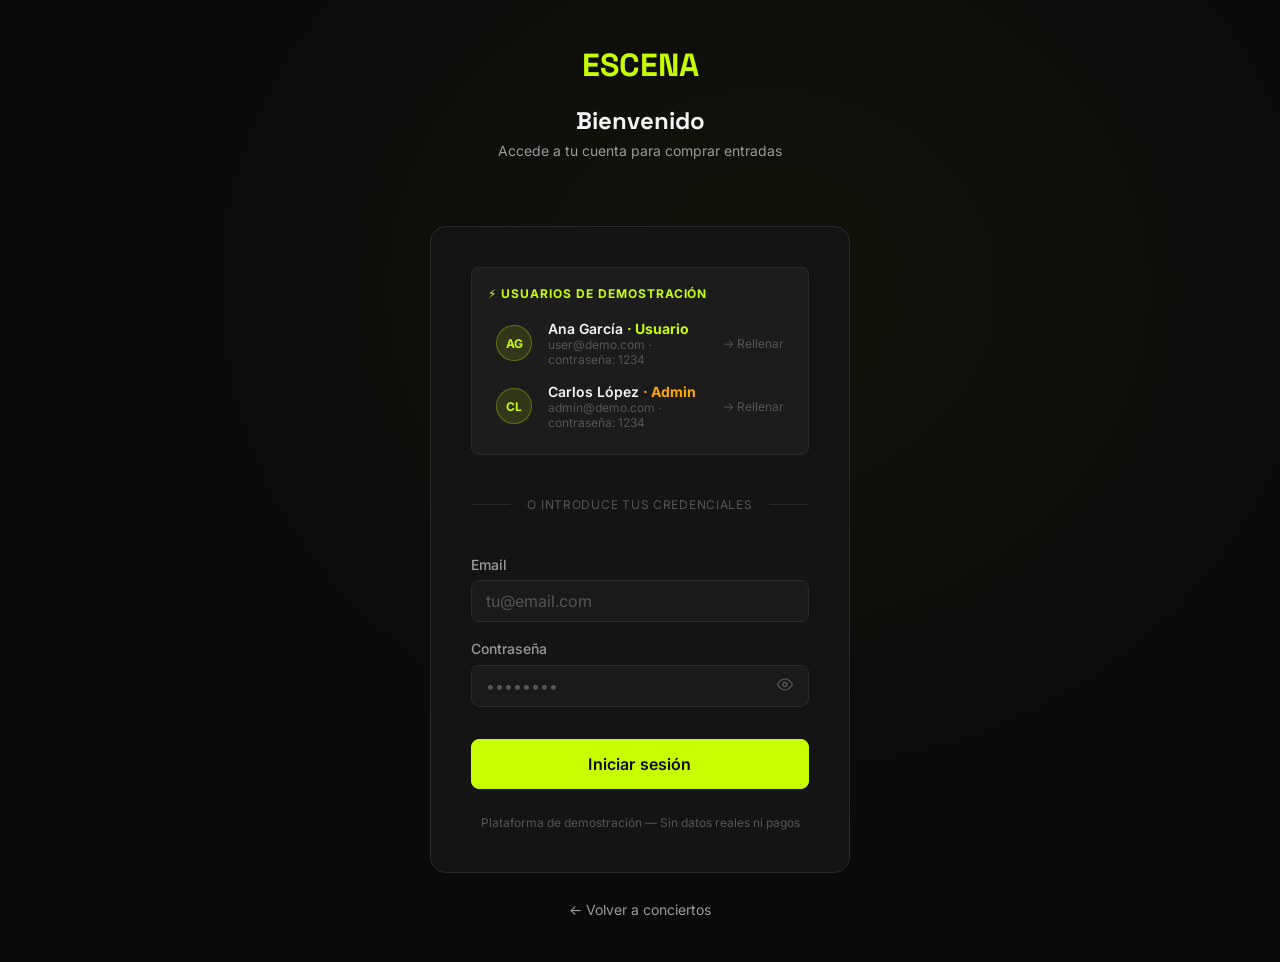
<file: checkout.html>
<!DOCTYPE html>
<html lang="es">
<head>
  <meta charset="UTF-8">
  <meta name="viewport" content="width=device-width, initial-scale=1.0">
  <title>Checkout — ESCENA</title>
  <link rel="stylesheet" href="css/base.css">
  <link rel="stylesheet" href="css/components.css">
  <style>
    .checkout-layout {
      display: grid;
      grid-template-columns: 1fr 380px;
      gap: var(--space-2xl);
      align-items: start;
    }

    @media (max-width: 900px) {
      .checkout-layout { grid-template-columns: 1fr; }
      .checkout-summary { order: -1; }
    }

    /* Steps indicator */
    .steps {
      display: flex;
      align-items: center;
      gap: 0;
      margin-bottom: var(--space-2xl);
    }

    .step {
      display: flex;
      align-items: center;
      gap: var(--space-sm);
      font-size: var(--text-sm);
      color: var(--text-muted);
    }

    .step.active { color: var(--text-primary); }
    .step.done   { color: var(--success); }

    .step__num {
      width: 28px;
      height: 28px;
      border-radius: 50%;
      border: 2px solid var(--border);
      display: flex;
      align-items: center;
      justify-content: center;
      font-size: var(--text-xs);
      font-weight: 700;
      flex-shrink: 0;
      transition: all var(--transition);
    }

    .step.active .step__num { border-color: var(--accent); color: var(--accent); }
    .step.done   .step__num { border-color: var(--success); background: rgba(0,214,123,0.12); color: var(--success); }

    .step__connector {
      flex: 1;
      height: 1px;
      background: var(--border);
      margin: 0 var(--space-sm);
    }

    /* Order summary */
    .order-summary {
      background: var(--bg-card);
      border: 1px solid var(--border);
      border-radius: var(--radius-xl);
      overflow: hidden;
      position: sticky;
      top: calc(var(--navbar-height) + var(--space-lg));
    }

    .order-summary__header {
      padding: var(--space-md) var(--space-lg);
      border-bottom: 1px solid var(--border);
      font-size: var(--text-sm);
      font-weight: 700;
      color: var(--text-secondary);
      text-transform: uppercase;
      letter-spacing: 0.06em;
    }

    .order-summary__event {
      padding: var(--space-lg);
      display: flex;
      gap: var(--space-md);
      align-items: flex-start;
      border-bottom: 1px solid var(--border);
    }

    .order-summary__event img {
      width: 80px;
      height: 56px;
      object-fit: cover;
      border-radius: var(--radius-sm);
      flex-shrink: 0;
    }

    .order-summary__event-title { font-weight: 700; font-size: var(--text-base); margin-bottom: 2px; }
    .order-summary__event-meta  { font-size: var(--text-xs); color: var(--text-muted); }

    .order-summary__items {
      padding: var(--space-md) var(--space-lg);
      border-bottom: 1px solid var(--border);
    }

    .order-summary__item {
      display: flex;
      justify-content: space-between;
      align-items: center;
      padding: var(--space-xs) 0;
      font-size: var(--text-sm);
    }

    .order-summary__item-name  { color: var(--text-secondary); }
    .order-summary__item-price { font-weight: 600; }

    .order-summary__total {
      padding: var(--space-lg);
      display: flex;
      justify-content: space-between;
      align-items: center;
    }

    .order-summary__total-label { font-size: var(--text-sm); color: var(--text-secondary); }
    .order-summary__total-value {
      font-family: var(--font-display);
      font-size: var(--text-2xl);
      font-weight: 700;
      color: var(--accent);
    }

    /* Payment section */
    .payment-section {
      background: var(--bg-card);
      border: 1px solid var(--border);
      border-radius: var(--radius-xl);
      padding: var(--space-xl);
      margin-bottom: var(--space-xl);
    }

    .payment-methods {
      display: grid;
      grid-template-columns: 1fr 1fr;
      gap: var(--space-md);
      margin-bottom: var(--space-xl);
    }

    .payment-method {
      border: 2px solid var(--border);
      border-radius: var(--radius-lg);
      padding: var(--space-md);
      cursor: pointer;
      transition: all var(--transition);
      display: flex;
      align-items: center;
      gap: var(--space-md);
      background: none;
      text-align: left;
    }

    .payment-method:hover { border-color: var(--border-hover); background: var(--bg-surface); }
    .payment-method.selected { border-color: var(--accent); background: var(--accent-dim); }

    .payment-method__icon {
      font-size: 1.5rem;
      flex-shrink: 0;
    }

    .payment-method__name {
      font-weight: 600;
      font-size: var(--text-sm);
      color: var(--text-primary);
    }

    .payment-method__sub {
      font-size: var(--text-xs);
      color: var(--text-muted);
      margin-top: 2px;
    }

    @media (max-width: 480px) {
      .payment-methods { grid-template-columns: 1fr; }
    }

    .card-fields {
      display: none;
    }

    .card-fields.show { display: block; }

    .card-number {
      font-family: 'Courier New', monospace;
      letter-spacing: 0.1em;
    }

    /* Secure badge */
    .secure-badge {
      display: flex;
      align-items: center;
      gap: var(--space-sm);
      font-size: var(--text-xs);
      color: var(--text-muted);
      margin-top: var(--space-sm);
    }

    .secure-badge svg { color: var(--success); }

    /* Confirm button area */
    .confirm-area {
      background: var(--bg-card);
      border: 1px solid var(--border);
      border-radius: var(--radius-xl);
      padding: var(--space-xl);
    }
  </style>
</head>
<body>
  <header class="navbar"></header>

  <main class="page-content">
    <div class="container">
      <nav class="breadcrumb" style="margin-bottom:var(--space-lg)">
        <a href="index.html">Inicio</a>
        <span class="breadcrumb__sep">/</span>
        <a href="#" id="eventBreadcrumb">Evento</a>
        <span class="breadcrumb__sep">/</span>
        <span class="breadcrumb__current">Checkout</span>
      </nav>

      <!-- Steps -->
      <div class="steps" style="margin-bottom:var(--space-2xl)">
        <div class="step done" id="step1">
          <div class="step__num">✓</div>
          <span>Evento</span>
        </div>
        <div class="step__connector"></div>
        <div class="step active" id="step2">
          <div class="step__num">2</div>
          <span>Datos</span>
        </div>
        <div class="step__connector"></div>
        <div class="step" id="step3">
          <div class="step__num">3</div>
          <span>Pago</span>
        </div>
        <div class="step__connector"></div>
        <div class="step" id="step4">
          <div class="step__num">4</div>
          <span>Confirmación</span>
        </div>
      </div>

      <div class="checkout-layout">

        <!-- ─── LEFT: Form ───────────────────────────────── -->
        <div>

          <!-- Personal data -->
          <div class="payment-section" id="dataSection">
            <h2 style="font-size:var(--text-xl);margin-bottom:var(--space-lg)">Datos del asistente</h2>
            <div class="form-grid">
              <div class="form-group">
                <label class="form-label">Nombre</label>
                <input class="form-input" id="firstName" type="text" placeholder="Ana" required>
              </div>
              <div class="form-group">
                <label class="form-label">Apellidos</label>
                <input class="form-input" id="lastName" type="text" placeholder="García" required>
              </div>
            </div>
            <div class="form-group">
              <label class="form-label">Email</label>
              <input class="form-input" id="email" type="email" placeholder="tu@email.com" required>
              <span class="form-hint">Las entradas se enviarán a este email</span>
            </div>
            <div class="form-group">
              <label class="form-label">Teléfono (opcional)</label>
              <input class="form-input" id="phone" type="tel" placeholder="+34 600 000 000">
            </div>
          </div>

          <!-- Payment method -->
          <div class="payment-section" id="paymentSection">
            <h2 style="font-size:var(--text-xl);margin-bottom:var(--space-lg)">Método de pago</h2>

            <div class="payment-methods">
              <button class="payment-method selected" data-method="card" onclick="selectMethod('card',this)">
                <span class="payment-method__icon">💳</span>
                <div>
                  <div class="payment-method__name">Tarjeta</div>
                  <div class="payment-method__sub">Visa · Mastercard · Amex</div>
                </div>
              </button>
              <button class="payment-method" data-method="bizum" onclick="selectMethod('bizum',this)">
                <span class="payment-method__icon">📱</span>
                <div>
                  <div class="payment-method__name">Bizum</div>
                  <div class="payment-method__sub">Con tu móvil</div>
                </div>
              </button>
            </div>

            <!-- Card fields -->
            <div class="card-fields show" id="cardFields">
              <div class="form-group">
                <label class="form-label">Número de tarjeta</label>
                <input class="form-input card-number" id="cardNum" type="text" placeholder="4242 4242 4242 4242" maxlength="19">
              </div>
              <div class="form-grid">
                <div class="form-group">
                  <label class="form-label">Caducidad</label>
                  <input class="form-input" id="cardExp" type="text" placeholder="MM / AA" maxlength="7">
                </div>
                <div class="form-group">
                  <label class="form-label">CVV</label>
                  <input class="form-input" id="cardCvv" type="text" placeholder="123" maxlength="3">
                </div>
              </div>
              <p style="font-size:var(--text-xs);color:var(--text-muted);margin-top:var(--space-xs)">
                ⚠️ Demo: Introduce cualquier número. No se procesará ningún pago real.
              </p>
            </div>

            <!-- Bizum field -->
            <div class="card-fields" id="bizumFields">
              <div class="form-group">
                <label class="form-label">Número de teléfono Bizum</label>
                <input class="form-input" id="bizumPhone" type="tel" placeholder="+34 600 000 000">
                <span class="form-hint">Demo: introduce cualquier número</span>
              </div>
            </div>

            <div class="secure-badge">
              <svg width="14" height="14" viewBox="0 0 24 24" fill="none" stroke="currentColor" stroke-width="2"><rect x="3" y="11" width="18" height="11" rx="2" ry="2"/><path d="M7 11V7a5 5 0 0110 0v4"/></svg>
              Pago simulado — Esta es una demo. Ningún dato es real ni se cobra nada.
            </div>
          </div>

          <!-- Confirm -->
          <div class="confirm-area">
            <button class="btn btn--primary btn--full btn--lg" id="confirmBtn" onclick="handleConfirm()">
              Confirmar y pagar · <span id="confirmTotal">0€</span>
            </button>
            <p style="font-size:var(--text-xs);color:var(--text-muted);text-align:center;margin-top:var(--space-sm)">
              Al confirmar aceptas los términos y la política de devolución (demo).
            </p>
          </div>

        </div>

        <!-- ─── RIGHT: Order summary ─────────────────────── -->
        <aside class="checkout-summary">
          <div class="order-summary">
            <div class="order-summary__header">Resumen del pedido</div>
            <div class="order-summary__event" id="summaryEvent"></div>
            <div class="order-summary__items" id="summaryItems"></div>
            <div class="order-summary__total">
              <span class="order-summary__total-label">Total</span>
              <span class="order-summary__total-value" id="summaryTotal">0€</span>
            </div>
          </div>
        </aside>

      </div>
    </div>
  </main>

  <footer class="footer"></footer>

  <script src="js/store.js"></script>
  <script src="js/auth.js"></script>
  <script src="js/data.js"></script>
  <script src="js/ui.js"></script>
  <script>
    let currentEvent = null;
    let cartItems    = [];
    let selectedMethod = 'card';

    (async () => {
      UI.renderNavbar({ base: '.' });
      UI.renderFooter({ base: '.' });

      // Require login
      if (!Auth.requireLogin()) return;

      await Data.loadAll();

      const eventId = Data.getURLParam('event');
      if (eventId) currentEvent = Data.getEvent(eventId);

      cartItems = Store.cart.get();
      if (!cartItems.length) { window.location.href = 'index.html'; return; }

      // Pre-fill user data
      const user = Store.user.get();
      if (user) {
        const parts = user.name.split(' ');
        document.getElementById('firstName').value = parts[0] || '';
        document.getElementById('lastName').value  = parts.slice(1).join(' ') || '';
        document.getElementById('email').value     = user.email || '';
      }

      renderSummary();
    })();

    function renderSummary() {
      if (currentEvent) {
        const venue = Data.getVenue(currentEvent.venue_id);
        const dt    = Data.formatDateShort(currentEvent.date);
        document.getElementById('summaryEvent').innerHTML = `
          <img src="${currentEvent.cover_image}" alt="${currentEvent.title}" loading="lazy">
          <div>
            <div class="order-summary__event-title">${currentEvent.title}</div>
            <div class="order-summary__event-meta">${dt.day} ${dt.month} ${dt.year}</div>
            <div class="order-summary__event-meta">${venue?.name || ''} · ${venue?.city || ''}</div>
          </div>`;

        document.getElementById('eventBreadcrumb').textContent = currentEvent.title;
        document.getElementById('eventBreadcrumb').href = `event.html?id=${currentEvent.id}`;
      }

      const items = cartItems;
      document.getElementById('summaryItems').innerHTML = items.map(item => `
        <div class="order-summary__item">
          <span class="order-summary__item-name">${item.ticket_type_name} × ${item.quantity}</span>
          <span class="order-summary__item-price">${Data.formatPrice(item.price * item.quantity)}</span>
        </div>`).join('');

      const total = Store.cart.total();
      document.getElementById('summaryTotal').textContent = Data.formatPrice(total);
      document.getElementById('confirmTotal').textContent = Data.formatPrice(total);
    }

    function selectMethod(method, btn) {
      selectedMethod = method;
      document.querySelectorAll('.payment-method').forEach(b => b.classList.remove('selected'));
      btn.classList.add('selected');
      document.getElementById('cardFields').classList.toggle('show',  method === 'card');
      document.getElementById('bizumFields').classList.toggle('show', method === 'bizum');
    }

    function handleConfirm() {
      // Basic validation
      const firstName = document.getElementById('firstName').value.trim();
      const lastName  = document.getElementById('lastName').value.trim();
      const email     = document.getElementById('email').value.trim();

      if (!firstName || !lastName || !email) {
        UI.toast('Completa todos los campos obligatorios', 'error');
        return;
      }

      const btn = document.getElementById('confirmBtn');
      btn.disabled = true;
      btn.textContent = 'Procesando pago...';

      // Simulate payment processing
      setTimeout(() => {
        btn.textContent = 'Confirmando reserva...';
        setTimeout(() => {
          // Create order
          const orderId = Data.generateOrderId();
          const user    = Store.user.get();

          const order = {
            id:          orderId,
            event_id:    currentEvent?.id,
            event_title: currentEvent?.title,
            event_date:  currentEvent?.date,
            buyer_name:  `${firstName} ${lastName}`,
            buyer_email: email,
            items:       cartItems,
            total:       Store.cart.total(),
            paid_at:     new Date().toISOString(),
            payment_method: selectedMethod,
            qr_data:     `ESCENA-${orderId}`,
          };

          Store.purchases.add(order);
          Store.cart.clear();

          // Redirect to confirmation
          window.location.href = `ticket.html?order=${orderId}`;
        }, 800);
      }, 1200);
    }

    // Card number formatting
    document.addEventListener('DOMContentLoaded', () => {
      const cardInput = document.getElementById('cardNum');
      if (cardInput) {
        cardInput.addEventListener('input', e => {
          let v = e.target.value.replace(/\D/g,'').slice(0,16);
          e.target.value = v.replace(/(.{4})/g,'$1 ').trim();
        });
      }
      const expInput = document.getElementById('cardExp');
      if (expInput) {
        expInput.addEventListener('input', e => {
          let v = e.target.value.replace(/\D/g,'').slice(0,4);
          if (v.length > 2) v = v.slice(0,2) + ' / ' + v.slice(2);
          e.target.value = v;
        });
      }
    });
  </script>
</body>
</html>
</file>
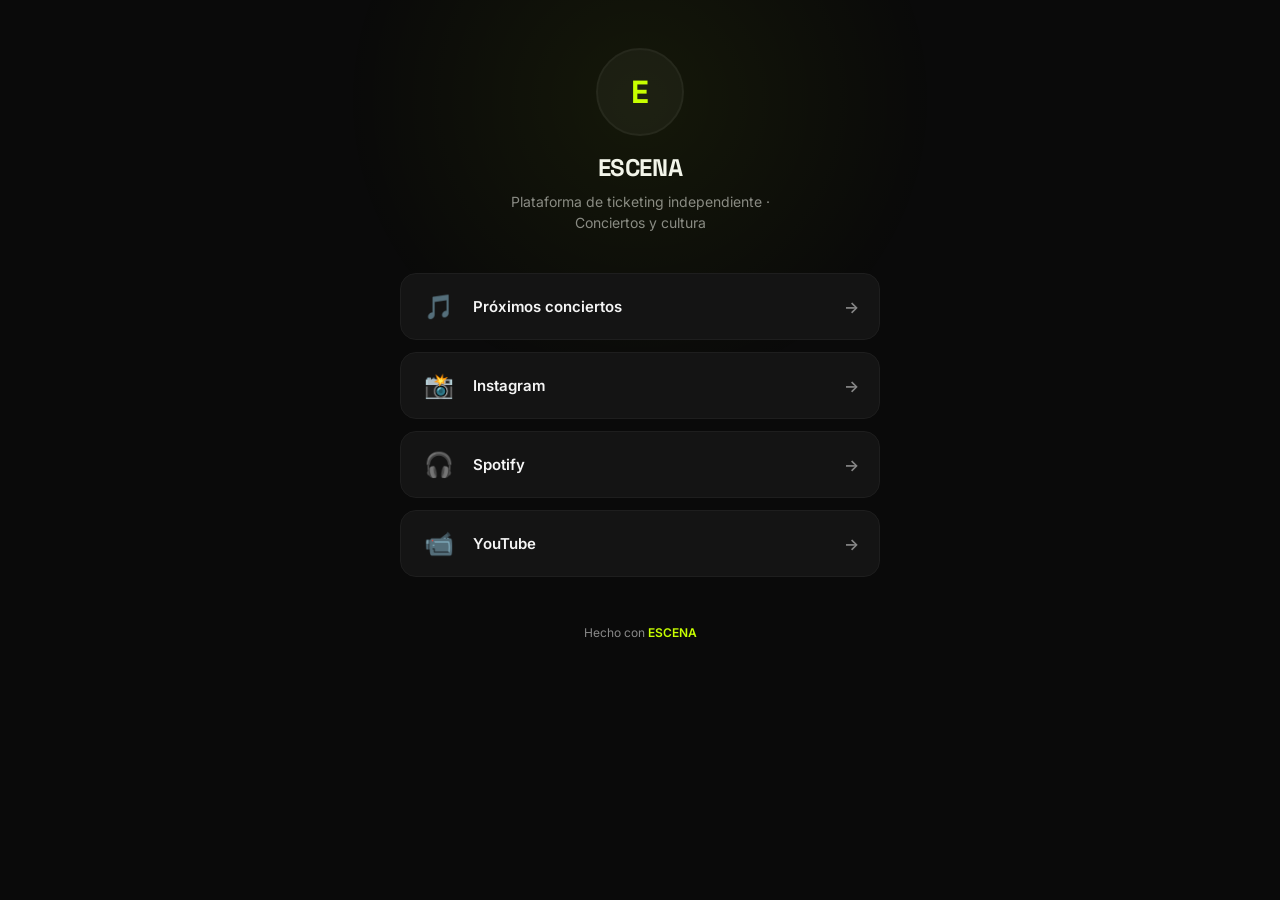
<file: linktree.html>
<!DOCTYPE html>
<html lang="es">
<head>
  <meta charset="UTF-8">
  <meta name="viewport" content="width=device-width, initial-scale=1.0">
  <title>Links — ESCENA</title>
  <link rel="preconnect" href="https://fonts.googleapis.com">
  <link rel="preconnect" href="https://fonts.gstatic.com" crossorigin>
  <link href="https://fonts.googleapis.com/css2?family=Space+Grotesk:wght@400;500;600;700&family=Inter:wght@400;500;600&display=swap" rel="stylesheet">
  <style>
    *, *::before, *::after { box-sizing: border-box; margin: 0; padding: 0; }

    :root {
      --bg:      #0a0a0a;
      --card:    #141414;
      --border:  #1e1e1e;
      --accent:  #c8ff00;
      --text:    #f5f5f5;
      --muted:   #888;
      --radius:  16px;
    }

    body {
      background: var(--bg);
      color: var(--text);
      font-family: 'Inter', sans-serif;
      min-height: 100dvh;
      display: flex;
      flex-direction: column;
      align-items: center;
      padding: 48px 20px 80px;
    }

    /* Background glow */
    body::before {
      content: '';
      position: fixed;
      top: -200px;
      left: 50%;
      transform: translateX(-50%);
      width: 600px;
      height: 600px;
      background: radial-gradient(circle, rgba(200,255,0,0.06) 0%, transparent 70%);
      pointer-events: none;
    }

    .lt-wrap {
      width: 100%;
      max-width: 480px;
    }

    /* Profile header */
    .lt-profile {
      display: flex;
      flex-direction: column;
      align-items: center;
      text-align: center;
      margin-bottom: 40px;
    }

    .lt-avatar {
      width: 88px;
      height: 88px;
      border-radius: 50%;
      background: var(--card);
      border: 2px solid var(--border);
      display: flex;
      align-items: center;
      justify-content: center;
      font-family: 'Space Grotesk', sans-serif;
      font-size: 2rem;
      font-weight: 700;
      color: var(--accent);
      letter-spacing: -0.02em;
      margin-bottom: 16px;
    }

    .lt-name {
      font-family: 'Space Grotesk', sans-serif;
      font-size: 1.5rem;
      font-weight: 700;
      letter-spacing: -0.02em;
      margin-bottom: 8px;
    }

    .lt-bio {
      font-size: 0.875rem;
      color: var(--muted);
      line-height: 1.5;
      max-width: 320px;
    }

    /* Links list */
    .lt-links {
      display: flex;
      flex-direction: column;
      gap: 12px;
      width: 100%;
    }

    .lt-link {
      display: flex;
      align-items: center;
      gap: 16px;
      padding: 18px 20px;
      background: var(--card);
      border: 1px solid var(--border);
      border-radius: var(--radius);
      text-decoration: none;
      color: var(--text);
      font-weight: 600;
      font-size: 0.9375rem;
      transition: border-color 0.2s, background 0.2s, transform 0.15s;
      cursor: pointer;
      width: 100%;
      position: relative;
    }

    .lt-link:hover {
      border-color: var(--accent);
      background: rgba(200,255,0,0.04);
      transform: translateY(-2px);
    }

    .lt-link:active { transform: translateY(0); }

    .lt-link__icon {
      font-size: 1.5rem;
      flex-shrink: 0;
      width: 36px;
      text-align: center;
    }

    .lt-link__title {
      flex: 1;
    }

    .lt-link__arrow {
      color: var(--muted);
      font-size: 1rem;
      flex-shrink: 0;
    }

    /* Empty state */
    .lt-empty {
      text-align: center;
      padding: 48px 24px;
      color: var(--muted);
      font-size: 0.875rem;
      background: var(--card);
      border: 1px solid var(--border);
      border-radius: var(--radius);
    }

    /* Footer */
    .lt-footer {
      margin-top: 48px;
      text-align: center;
      font-size: 0.75rem;
      color: var(--muted);
    }

    .lt-footer a {
      color: var(--accent);
      text-decoration: none;
      font-weight: 600;
    }

    /* Loading skeleton */
    .lt-skeleton {
      height: 64px;
      background: var(--card);
      border: 1px solid var(--border);
      border-radius: var(--radius);
      animation: shimmer 1.5s ease infinite;
    }

    @keyframes shimmer {
      0%, 100% { opacity: 0.5; }
      50%       { opacity: 1; }
    }
  </style>
</head>
<body>
  <div class="lt-wrap">

    <!-- Profile -->
    <div class="lt-profile">
      <div class="lt-avatar" id="ltAvatar">E</div>
      <div class="lt-name" id="ltName">ESCENA</div>
      <div class="lt-bio" id="ltBio">Plataforma de ticketing independiente · Conciertos y cultura</div>
    </div>

    <!-- Links -->
    <div class="lt-links" id="ltLinks">
      <!-- Skeletons while loading -->
      <div class="lt-skeleton"></div>
      <div class="lt-skeleton"></div>
      <div class="lt-skeleton"></div>
    </div>

    <!-- Footer -->
    <div class="lt-footer">
      <p>Hecho con <a href="index.html">ESCENA</a></p>
    </div>

  </div>

  <script src="js/store.js"></script>
  <script>
    (function () {
      const links = Store.linktree.get().filter(l => l.active);
      const container = document.getElementById('ltLinks');

      if (!links.length) {
        container.innerHTML = `<div class="lt-empty">No hay enlaces publicados aún.</div>`;
        return;
      }

      container.innerHTML = links.map(l => {
        const isExternal = l.url.startsWith('http');
        return `
          <a class="lt-link"
             href="${l.url}"
             ${isExternal ? 'target="_blank" rel="noopener"' : ''}>
            <span class="lt-link__icon">${l.icon || '🔗'}</span>
            <span class="lt-link__title">${l.title}</span>
            <span class="lt-link__arrow">→</span>
          </a>`;
      }).join('');
    })();
  </script>
</body>
</html>
</file>
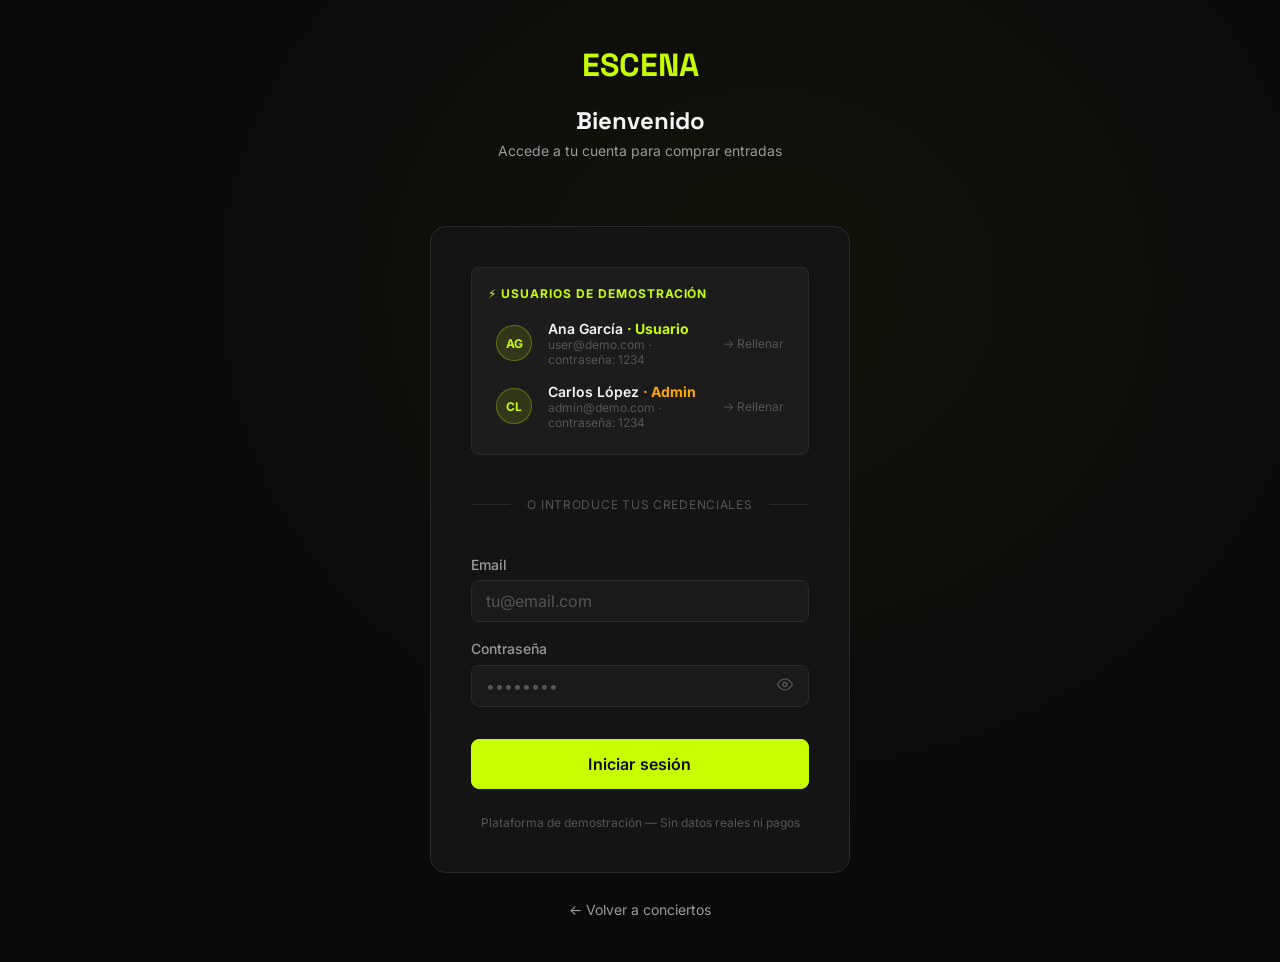
<file: login.html>
<!DOCTYPE html>
<html lang="es">
<head>
  <meta charset="UTF-8">
  <meta name="viewport" content="width=device-width, initial-scale=1.0">
  <title>Iniciar sesión — ESCENA</title>
  <link rel="stylesheet" href="css/base.css">
  <link rel="stylesheet" href="css/components.css">
  <style>
    .login-page {
      min-height: 100vh;
      display: flex;
      align-items: center;
      justify-content: center;
      padding: var(--space-xl) var(--space-md);
      background: radial-gradient(ellipse at 60% 30%, rgba(200,255,0,0.04) 0%, transparent 60%), var(--bg);
    }

    .login-box {
      width: 100%;
      max-width: 420px;
    }

    .login-box__header {
      text-align: center;
      margin-bottom: var(--space-2xl);
    }

    .login-box__logo {
      font-family: var(--font-display);
      font-size: var(--text-3xl);
      font-weight: 700;
      color: var(--accent);
      display: block;
      margin-bottom: var(--space-md);
    }

    .login-box__title {
      font-size: var(--text-2xl);
      margin-bottom: var(--space-xs);
    }

    .login-box__sub {
      color: var(--text-secondary);
      font-size: var(--text-sm);
    }

    .login-card {
      background: var(--bg-card);
      border: 1px solid var(--border);
      border-radius: var(--radius-xl);
      padding: var(--space-xl);
    }

    .demo-users {
      background: var(--bg-surface);
      border: 1px solid var(--border);
      border-radius: var(--radius-md);
      padding: var(--space-md);
      margin-bottom: var(--space-xl);
    }

    .demo-users__label {
      font-size: var(--text-xs);
      font-weight: 700;
      text-transform: uppercase;
      letter-spacing: 0.08em;
      color: var(--accent);
      margin-bottom: var(--space-sm);
    }

    .demo-user-btn {
      width: 100%;
      display: flex;
      align-items: center;
      gap: var(--space-md);
      padding: var(--space-sm);
      border-radius: var(--radius-md);
      cursor: pointer;
      transition: background var(--transition);
      background: none;
      border: none;
      text-align: left;
    }

    .demo-user-btn:hover { background: var(--bg-card); }

    .demo-user-btn .demo-avatar {
      width: 36px;
      height: 36px;
      border-radius: 50%;
      background: var(--accent-dim);
      border: 1px solid rgba(200,255,0,0.3);
      display: flex;
      align-items: center;
      justify-content: center;
      font-weight: 700;
      font-size: var(--text-xs);
      color: var(--accent);
      flex-shrink: 0;
    }

    .demo-user-btn .demo-info { flex: 1; }
    .demo-user-btn .demo-name { font-size: var(--text-sm); font-weight: 600; color: var(--text-primary); }
    .demo-user-btn .demo-role { font-size: var(--text-xs); color: var(--text-muted); }
    .demo-user-btn .demo-fill { font-size: var(--text-xs); color: var(--text-muted); }

    .error-msg {
      background: rgba(255,68,68,0.08);
      border: 1px solid rgba(255,68,68,0.25);
      border-radius: var(--radius-md);
      padding: var(--space-sm) var(--space-md);
      font-size: var(--text-sm);
      color: var(--danger);
      margin-bottom: var(--space-md);
      display: none;
    }

    .error-msg.show { display: block; }

    .form-input.error { border-color: var(--danger); }

    .password-wrapper {
      position: relative;
    }

    .password-toggle {
      position: absolute;
      right: 12px;
      top: 50%;
      transform: translateY(-50%);
      color: var(--text-muted);
      cursor: pointer;
      background: none;
      border: none;
      padding: 4px;
      transition: color var(--transition);
    }

    .password-toggle:hover { color: var(--text-primary); }
  </style>
</head>
<body>
  <div class="login-page">
    <div class="login-box">
      <div class="login-box__header">
        <a href="index.html" class="login-box__logo">ESCENA</a>
        <h1 class="login-box__title">Bienvenido</h1>
        <p class="login-box__sub">Accede a tu cuenta para comprar entradas</p>
      </div>

      <div class="login-card">
        <!-- Demo users shortcuts -->
        <div class="demo-users">
          <div class="demo-users__label">⚡ Usuarios de demostración</div>
          <button class="demo-user-btn" onclick="fillUser('user@demo.com','1234')">
            <div class="demo-avatar">AG</div>
            <div class="demo-info">
              <div class="demo-name">Ana García <span style="color:var(--accent);font-weight:700">· Usuario</span></div>
              <div class="demo-role">user@demo.com · contraseña: 1234</div>
            </div>
            <span class="demo-fill">→ Rellenar</span>
          </button>
          <button class="demo-user-btn" onclick="fillUser('admin@demo.com','1234')">
            <div class="demo-avatar">CL</div>
            <div class="demo-info">
              <div class="demo-name">Carlos López <span style="color:var(--warning);font-weight:700">· Admin</span></div>
              <div class="demo-role">admin@demo.com · contraseña: 1234</div>
            </div>
            <span class="demo-fill">→ Rellenar</span>
          </button>
        </div>

        <div class="divider-label"><span>o introduce tus credenciales</span></div>

        <!-- Error message -->
        <div class="error-msg" id="errorMsg">Email o contraseña incorrectos</div>

        <!-- Form -->
        <form id="loginForm" onsubmit="handleLogin(event)">
          <div class="form-group">
            <label class="form-label" for="email">Email</label>
            <input class="form-input" type="email" id="email" placeholder="tu@email.com" autocomplete="email" required>
          </div>
          <div class="form-group">
            <label class="form-label" for="password">Contraseña</label>
            <div class="password-wrapper">
              <input class="form-input" type="password" id="password" placeholder="••••••••" autocomplete="current-password" required>
              <button type="button" class="password-toggle" onclick="togglePassword()" title="Mostrar/ocultar contraseña">
                <svg width="16" height="16" viewBox="0 0 24 24" fill="none" stroke="currentColor" stroke-width="2" id="eyeIcon"><path d="M1 12s4-8 11-8 11 8 11 8-4 8-11 8-11-8-11-8z"/><circle cx="12" cy="12" r="3"/></svg>
              </button>
            </div>
          </div>

          <button type="submit" class="btn btn--primary btn--full btn--lg" id="submitBtn" style="margin-top:var(--space-md)">
            Iniciar sesión
          </button>
        </form>

        <p style="text-align:center;margin-top:var(--space-lg);font-size:var(--text-xs);color:var(--text-muted)">
          Plataforma de demostración — Sin datos reales ni pagos
        </p>
      </div>

      <p style="text-align:center;margin-top:var(--space-lg)">
        <a href="index.html" style="font-size:var(--text-sm);color:var(--text-secondary)">← Volver a conciertos</a>
      </p>
    </div>
  </div>

  <script src="js/store.js"></script>
  <script src="js/auth.js"></script>
  <script>
    // Redirect if already logged in
    if (Store.user.isLoggedIn()) {
      redirect();
    }

    function redirect() {
      const next = new URLSearchParams(window.location.search).get('next');
      window.location.href = next || 'index.html';
    }

    function fillUser(email, pass) {
      document.getElementById('email').value = email;
      document.getElementById('password').value = pass;
      document.getElementById('email').focus();
    }

    function handleLogin(e) {
      e.preventDefault();
      const email    = document.getElementById('email').value.trim();
      const password = document.getElementById('password').value;
      const btn      = document.getElementById('submitBtn');
      const errMsg   = document.getElementById('errorMsg');

      btn.disabled = true;
      btn.textContent = 'Entrando...';
      errMsg.classList.remove('show');

      // Simulate tiny delay for UX
      setTimeout(() => {
        const result = Auth.login(email, password);
        if (result.ok) {
          btn.textContent = '✓ Accediendo...';
          setTimeout(redirect, 600);
        } else {
          errMsg.textContent = result.error;
          errMsg.classList.add('show');
          document.getElementById('email').classList.add('error');
          document.getElementById('password').classList.add('error');
          btn.disabled = false;
          btn.textContent = 'Iniciar sesión';
        }
      }, 400);
    }

    function togglePassword() {
      const input = document.getElementById('password');
      input.type = input.type === 'password' ? 'text' : 'password';
    }

    // Clear error on input
    ['email','password'].forEach(id => {
      document.getElementById(id).addEventListener('input', () => {
        document.getElementById(id).classList.remove('error');
        document.getElementById('errorMsg').classList.remove('show');
      });
    });
  </script>
</body>
</html>
</file>
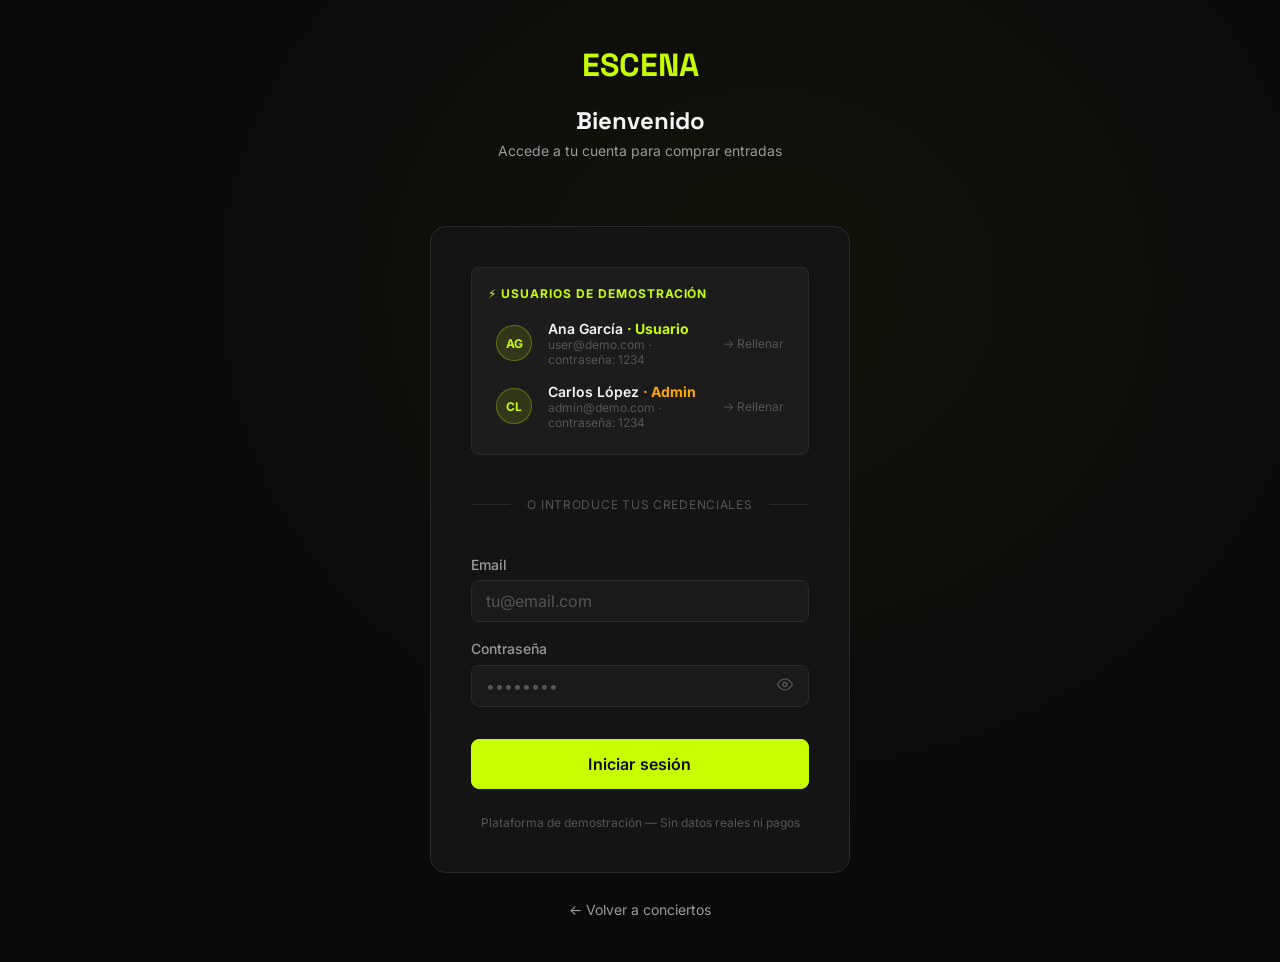
<file: profile.html>
<!DOCTYPE html>
<html lang="es">
<head>
  <meta charset="UTF-8">
  <meta name="viewport" content="width=device-width, initial-scale=1.0">
  <title>Mi perfil — ESCENA</title>
  <link rel="stylesheet" href="css/base.css">
  <link rel="stylesheet" href="css/components.css">
  <style>
    .profile-layout {
      display: grid;
      grid-template-columns: 260px 1fr;
      gap: var(--space-2xl);
      align-items: start;
    }

    @media (max-width: 800px) {
      .profile-layout { grid-template-columns: 1fr; }
    }

    /* Profile sidebar */
    .profile-card {
      background: var(--bg-card);
      border: 1px solid var(--border);
      border-radius: var(--radius-xl);
      padding: var(--space-xl);
      text-align: center;
      position: sticky;
      top: calc(var(--navbar-height) + var(--space-lg));
    }

    .profile-avatar {
      width: 80px;
      height: 80px;
      border-radius: 50%;
      background: var(--accent-dim);
      border: 2px solid var(--accent);
      display: flex;
      align-items: center;
      justify-content: center;
      font-family: var(--font-display);
      font-size: var(--text-2xl);
      font-weight: 700;
      color: var(--accent);
      margin: 0 auto var(--space-md);
    }

    .profile-name {
      font-size: var(--text-xl);
      font-weight: 700;
      margin-bottom: var(--space-xs);
    }

    .profile-email {
      font-size: var(--text-sm);
      color: var(--text-muted);
      margin-bottom: var(--space-lg);
    }

    .profile-role {
      display: inline-block;
      margin-bottom: var(--space-xl);
    }

    .profile-nav {
      display: flex;
      flex-direction: column;
      gap: var(--space-xs);
      text-align: left;
      border-top: 1px solid var(--border);
      padding-top: var(--space-lg);
    }

    .profile-nav-item {
      display: flex;
      align-items: center;
      gap: var(--space-sm);
      padding: var(--space-sm) var(--space-md);
      border-radius: var(--radius-md);
      font-size: var(--text-sm);
      color: var(--text-secondary);
      cursor: pointer;
      transition: all var(--transition);
      background: none;
      border: none;
      text-align: left;
      width: 100%;
    }

    .profile-nav-item:hover { background: var(--bg-surface); color: var(--text-primary); }
    .profile-nav-item.active { background: var(--accent-dim); color: var(--accent); }

    /* Tab content */
    .tab-content { display: none; }
    .tab-content.active { display: block; }

    /* Order card */
    .order-card {
      background: var(--bg-card);
      border: 1px solid var(--border);
      border-radius: var(--radius-lg);
      overflow: hidden;
      margin-bottom: var(--space-md);
      transition: border-color var(--transition);
    }

    .order-card:hover { border-color: var(--border-hover); }

    .order-card__header {
      padding: var(--space-md) var(--space-lg);
      display: flex;
      align-items: center;
      justify-content: space-between;
      border-bottom: 1px solid var(--border);
      flex-wrap: wrap;
      gap: var(--space-sm);
    }

    .order-card__id { font-size: var(--text-xs); font-family: 'Courier New', monospace; color: var(--text-muted); }
    .order-card__date { font-size: var(--text-xs); color: var(--text-muted); }

    .order-card__body {
      padding: var(--space-md) var(--space-lg);
      display: flex;
      gap: var(--space-md);
      align-items: center;
      flex-wrap: wrap;
    }

    .order-card__img {
      width: 72px;
      height: 50px;
      object-fit: cover;
      border-radius: var(--radius-sm);
      flex-shrink: 0;
      background: var(--bg-surface);
    }

    .order-card__info { flex: 1; min-width: 160px; }
    .order-card__event-name { font-weight: 700; font-size: var(--text-base); margin-bottom: 2px; }
    .order-card__event-meta { font-size: var(--text-xs); color: var(--text-muted); }
    .order-card__total { font-family: var(--font-display); font-weight: 700; font-size: var(--text-xl); color: var(--accent); }

    /* Edit form */
    .edit-section {
      background: var(--bg-card);
      border: 1px solid var(--border);
      border-radius: var(--radius-xl);
      padding: var(--space-xl);
    }
  </style>
</head>
<body>
  <header class="navbar"></header>

  <main class="page-content">
    <div class="container">
      <h1 style="margin-bottom:var(--space-xl)">Mi perfil</h1>

      <div class="profile-layout">

        <!-- ─── Sidebar ──────────────────────────────────── -->
        <aside>
          <div class="profile-card">
            <div class="profile-avatar" id="profileAvatar">—</div>
            <div class="profile-name" id="profileName">—</div>
            <div class="profile-email" id="profileEmail">—</div>
            <span class="profile-role badge badge--accent" id="profileRole">Usuario</span>

            <div class="profile-nav">
              <button class="profile-nav-item active" onclick="showTab('tickets', this)">
                <svg width="16" height="16" viewBox="0 0 24 24" fill="none" stroke="currentColor" stroke-width="2"><path d="M20 12V22H4V12"/><path d="M22 7H2v5h20V7z"/></svg>
                Mis entradas
              </button>
              <button class="profile-nav-item" onclick="showTab('favorites', this)">
                <svg width="16" height="16" viewBox="0 0 24 24" fill="none" stroke="currentColor" stroke-width="2"><path d="M20.84 4.61a5.5 5.5 0 00-7.78 0L12 5.67l-1.06-1.06a5.5 5.5 0 00-7.78 7.78l1.06 1.06L12 21.23l7.78-7.78 1.06-1.06a5.5 5.5 0 000-7.78z"/></svg>
                Favoritos
              </button>
              <button class="profile-nav-item" onclick="showTab('edit', this)">
                <svg width="16" height="16" viewBox="0 0 24 24" fill="none" stroke="currentColor" stroke-width="2"><path d="M20 21v-2a4 4 0 00-4-4H8a4 4 0 00-4 4v2"/><circle cx="12" cy="7" r="4"/></svg>
                Editar perfil
              </button>
              <button class="profile-nav-item" onclick="Auth.logout()" style="color:var(--danger)">
                <svg width="16" height="16" viewBox="0 0 24 24" fill="none" stroke="currentColor" stroke-width="2"><path d="M9 21H5a2 2 0 01-2-2V5a2 2 0 012-2h4"/><polyline points="16 17 21 12 16 7"/><line x1="21" y1="12" x2="9" y2="12"/></svg>
                Cerrar sesión
              </button>
            </div>
          </div>
        </aside>

        <!-- ─── Content ──────────────────────────────────── -->
        <div>

          <!-- Tab: My tickets -->
          <div class="tab-content active" id="tab-tickets">
            <h2 style="margin-bottom:var(--space-lg)">Mis entradas</h2>
            <div id="ticketsList"></div>
          </div>

          <!-- Tab: Favorites -->
          <div class="tab-content" id="tab-favorites">
            <h2 style="margin-bottom:var(--space-lg)">Eventos guardados</h2>
            <div id="favoritesList"
              style="display:grid;grid-template-columns:repeat(2,1fr);gap:var(--space-md)"></div>
          </div>

          <!-- Tab: Edit profile -->
          <div class="tab-content" id="tab-edit">
            <h2 style="margin-bottom:var(--space-lg)">Editar perfil</h2>
            <div class="edit-section">
              <div class="form-grid">
                <div class="form-group">
                  <label class="form-label">Nombre</label>
                  <input class="form-input" id="editName" type="text" placeholder="Tu nombre">
                </div>
                <div class="form-group">
                  <label class="form-label">Email</label>
                  <input class="form-input" id="editEmail" type="email" disabled style="opacity:0.5">
                  <span class="form-hint">El email no se puede cambiar en esta demo</span>
                </div>
              </div>
              <button class="btn btn--primary" onclick="saveProfile()">Guardar cambios</button>
              <p style="margin-top:var(--space-md);font-size:var(--text-xs);color:var(--text-muted)">
                ⚠️ Demo: los cambios se guardan en tu dispositivo (localStorage).
              </p>
            </div>
          </div>

        </div>
      </div>
    </div>
  </main>

  <footer class="footer"></footer>

  <script src="js/store.js"></script>
  <script src="js/auth.js"></script>
  <script src="js/data.js"></script>
  <script src="js/ui.js"></script>
  <script>
    (async () => {
      UI.renderNavbar({ base: '.' });
      UI.renderFooter({ base: '.' });

      if (!Auth.requireLogin()) return;

      await Data.loadAll();

      const user = Store.user.get();

      // Populate sidebar
      document.getElementById('profileAvatar').textContent = user.avatar || user.name.charAt(0).toUpperCase();
      document.getElementById('profileName').textContent   = user.name;
      document.getElementById('profileEmail').textContent  = user.email;
      document.getElementById('profileRole').textContent   = user.role === 'admin' ? 'Admin' : 'Usuario';
      document.getElementById('editName').value  = user.name;
      document.getElementById('editEmail').value = user.email;

      // Tickets
      renderTickets();

      // Favorites
      renderFavorites();
    })();

    function renderTickets() {
      const purchases = Store.purchases.get();
      const list = document.getElementById('ticketsList');

      if (!purchases.length) {
        list.innerHTML = `<div class="empty-state">
          <div class="empty-state__icon">🎟</div>
          <div class="empty-state__title">No tienes entradas aún</div>
          <p>Cuando compres entradas, las encontrarás aquí.</p>
          <a href="index.html" class="btn btn--primary" style="margin-top:var(--space-md)">Ver conciertos</a>
        </div>`;
        return;
      }

      list.innerHTML = purchases.map(order => {
        const event = order.event_id ? Data.getEvent(order.event_id) : null;
        const venue = event ? Data.getVenue(event.venue_id) : null;
        const dt    = event ? Data.formatDateShort(event.date) : null;
        const isUpcoming = event ? Data.isUpcoming(event.date) : false;

        return `
          <div class="order-card">
            <div class="order-card__header">
              <span class="order-card__id">Ref: ${order.id}</span>
              <div style="display:flex;gap:var(--space-sm);align-items:center">
                <span class="badge badge--status-${isUpcoming ? 'published' : 'past'}">${isUpcoming ? 'Próximo' : 'Pasado'}</span>
                <span class="order-card__date">${new Date(order.paid_at).toLocaleDateString('es-ES')}</span>
              </div>
            </div>
            <div class="order-card__body">
              ${event ? `<img class="order-card__img" src="${event.cover_image}" alt="${event.title}" loading="lazy">` : ''}
              <div class="order-card__info">
                <div class="order-card__event-name">${event?.title || order.event_title || 'Evento'}</div>
                <div class="order-card__event-meta">
                  ${dt ? `${dt.day} ${dt.month} ${dt.year}` : ''}
                  ${venue ? ` · ${venue.name}` : ''}
                </div>
                <div class="order-card__event-meta" style="margin-top:4px">
                  ${(order.items||[]).map(i => `${i.ticket_type_name} × ${i.quantity}`).join(', ')}
                </div>
              </div>
              <div class="order-card__total">${Data.formatPrice(order.total || 0)}</div>
              <div style="display:flex;gap:var(--space-xs)">
                <a href="ticket.html?order=${order.id}" class="btn btn--secondary btn--sm">Ver entrada</a>
                ${event ? `<a href="event.html?id=${event.id}" class="btn btn--ghost btn--sm">Evento →</a>` : ''}
              </div>
            </div>
          </div>`;
      }).join('');
    }

    function renderFavorites() {
      const favIds = Store.favorites.get();
      const grid = document.getElementById('favoritesList');

      if (!favIds.length) {
        grid.style.display = 'block';
        grid.innerHTML = `<div class="empty-state">
          <div class="empty-state__icon">❤️</div>
          <div class="empty-state__title">Sin favoritos aún</div>
          <p>Guarda eventos desde la ficha de concierto para encontrarlos aquí.</p>
          <a href="index.html" class="btn btn--primary" style="margin-top:var(--space-md)">Explorar conciertos</a>
        </div>`;
        return;
      }

      const events = favIds.map(id => Data.getEvent(id)).filter(Boolean);
      const venues = Data.getVenues();
      grid.innerHTML = events.map(e => Data.renderEventCard(e, venues, [])).join('');
    }

    function saveProfile() {
      const name = document.getElementById('editName').value.trim();
      if (!name) { UI.toast('El nombre no puede estar vacío', 'error'); return; }
      const user = Store.user.get();
      user.name   = name;
      user.avatar = name.split(' ').slice(0,2).map(w => w[0]).join('').toUpperCase();
      Store.user.set(user);

      document.getElementById('profileName').textContent   = name;
      document.getElementById('profileAvatar').textContent = user.avatar;
      UI.toast('Perfil actualizado', 'success');
    }

    function showTab(tab, btn) {
      document.querySelectorAll('.tab-content').forEach(t => t.classList.remove('active'));
      document.querySelectorAll('.profile-nav-item').forEach(b => b.classList.remove('active'));
      document.getElementById(`tab-${tab}`)?.classList.add('active');
      btn.classList.add('active');
    }
  </script>
</body>
</html>
</file>
<file: css/base.css>
/* ============================================================
   BASE.CSS — Reset, variables, tipografía, utilidades globales
   ============================================================ */

@import url('https://fonts.googleapis.com/css2?family=Inter:wght@300;400;500;600;700&family=Space+Grotesk:wght@500;600;700&display=swap');

/* ─── Variables ──────────────────────────────────────────── */
:root {
  /* Colors */
  --bg:         #0a0a0a;
  --bg-card:    #141414;
  --bg-surface: #1c1c1c;
  --bg-input:   #1a1a1a;
  --border:     #2a2a2a;
  --border-hover: #3a3a3a;

  --text-primary:   #f5f5f5;
  --text-secondary: #9a9a9a;
  --text-muted:     #555;

  --accent:       #c8ff00;
  --accent-dim:   rgba(200,255,0,0.12);
  --accent-hover: #d6ff33;

  --danger:  #ff4444;
  --success: #00d67b;
  --warning: #ffaa00;

  /* Spacing */
  --space-xs:  4px;
  --space-sm:  8px;
  --space-md:  16px;
  --space-lg:  24px;
  --space-xl:  40px;
  --space-2xl: 64px;
  --space-3xl: 96px;

  /* Typography */
  --font-body:    'Inter', system-ui, sans-serif;
  --font-display: 'Space Grotesk', system-ui, sans-serif;

  --text-xs:   0.75rem;
  --text-sm:   0.875rem;
  --text-base: 1rem;
  --text-lg:   1.125rem;
  --text-xl:   1.25rem;
  --text-2xl:  1.5rem;
  --text-3xl:  2rem;
  --text-4xl:  2.5rem;
  --text-5xl:  3.5rem;

  /* Radius */
  --radius-sm: 4px;
  --radius-md: 8px;
  --radius-lg: 12px;
  --radius-xl: 16px;
  --radius-full: 999px;

  /* Shadows */
  --shadow-card: 0 1px 3px rgba(0,0,0,0.5), 0 4px 16px rgba(0,0,0,0.4);
  --shadow-lg:   0 8px 40px rgba(0,0,0,0.6);

  /* Transitions */
  --transition: 0.18s ease;
  --transition-slow: 0.3s ease;

  /* Layout */
  --container: 1200px;
  --container-narrow: 800px;
  --navbar-height: 64px;
}

/* ─── Reset ──────────────────────────────────────────────── */
*, *::before, *::after {
  box-sizing: border-box;
  margin: 0;
  padding: 0;
}

html {
  scroll-behavior: smooth;
  -webkit-text-size-adjust: 100%;
}

body {
  font-family: var(--font-body);
  font-size: var(--text-base);
  line-height: 1.6;
  color: var(--text-primary);
  background: var(--bg);
  min-height: 100vh;
  -webkit-font-smoothing: antialiased;
  -moz-osx-font-smoothing: grayscale;
}

img {
  max-width: 100%;
  height: auto;
  display: block;
}

a {
  color: inherit;
  text-decoration: none;
}

button {
  cursor: pointer;
  font-family: inherit;
  border: none;
  background: none;
}

input, textarea, select {
  font-family: inherit;
  font-size: inherit;
}

ul, ol {
  list-style: none;
}

h1, h2, h3, h4, h5, h6 {
  font-family: var(--font-display);
  font-weight: 700;
  line-height: 1.2;
  color: var(--text-primary);
}

p { color: var(--text-secondary); }

/* ─── Layout ─────────────────────────────────────────────── */
.container {
  max-width: var(--container);
  margin: 0 auto;
  padding: 0 var(--space-lg);
}

.container--narrow {
  max-width: var(--container-narrow);
  margin: 0 auto;
  padding: 0 var(--space-lg);
}

.page-content {
  padding-top: calc(var(--navbar-height) + var(--space-xl));
  padding-bottom: var(--space-3xl);
}

/* ─── Grid helpers ───────────────────────────────────────── */
.grid { display: grid; }
.flex { display: flex; }
.flex-center { display: flex; align-items: center; justify-content: center; }
.flex-between { display: flex; align-items: center; justify-content: space-between; }
.flex-gap-sm { gap: var(--space-sm); }
.flex-gap-md { gap: var(--space-md); }

/* ─── Typography helpers ──────────────────────────────────── */
.text-sm      { font-size: var(--text-sm); }
.text-muted   { color: var(--text-muted); }
.text-secondary { color: var(--text-secondary); }
.text-accent  { color: var(--accent); }
.text-center  { text-align: center; }
.text-uppercase { text-transform: uppercase; letter-spacing: 0.08em; }
.font-display { font-family: var(--font-display); }

/* ─── Section titles ──────────────────────────────────────── */
.section-title {
  font-family: var(--font-display);
  font-size: var(--text-2xl);
  font-weight: 700;
  color: var(--text-primary);
  margin-bottom: var(--space-lg);
}

.section-header {
  display: flex;
  align-items: baseline;
  justify-content: space-between;
  margin-bottom: var(--space-lg);
  flex-wrap: wrap;
  gap: var(--space-sm);
}

.section-link {
  font-size: var(--text-sm);
  color: var(--text-secondary);
  transition: color var(--transition);
}
.section-link:hover { color: var(--accent); }

/* ─── Divider ─────────────────────────────────────────────── */
.divider {
  height: 1px;
  background: var(--border);
  margin: var(--space-xl) 0;
}

/* ─── Utilities ───────────────────────────────────────────── */
.hidden { display: none !important; }
.sr-only {
  position: absolute;
  width: 1px;
  height: 1px;
  overflow: hidden;
  clip: rect(0,0,0,0);
  white-space: nowrap;
}

/* ─── Responsive breakpoints ─────────────────────────────── */
/* Mobile: < 768px */
/* Tablet: 768–1024px */
/* Desktop: > 1024px */

@media (max-width: 768px) {
  .container { padding: 0 var(--space-md); }
  .page-content { padding-top: calc(var(--navbar-height) + var(--space-lg)); }
}

/* ─── Scrollbar ───────────────────────────────────────────── */
::-webkit-scrollbar { width: 6px; height: 6px; }
::-webkit-scrollbar-track { background: var(--bg); }
::-webkit-scrollbar-thumb { background: var(--border-hover); border-radius: 3px; }
::-webkit-scrollbar-thumb:hover { background: #555; }

/* ─── Selection ───────────────────────────────────────────── */
::selection { background: var(--accent-dim); color: var(--accent); }
</file>
<file: css/components.css>
/* ============================================================
   COMPONENTS.CSS — Navbar, Footer, Cards, Botones, Badges, Forms
   ============================================================ */

/* ─── Navbar ──────────────────────────────────────────────── */
.navbar {
  position: fixed;
  top: 0;
  left: 0;
  right: 0;
  z-index: 100;
  height: var(--navbar-height);
  background: rgba(10,10,10,0.9);
  backdrop-filter: blur(12px);
  -webkit-backdrop-filter: blur(12px);
  border-bottom: 1px solid var(--border);
  display: flex;
  align-items: center;
}

.navbar__inner {
  display: flex;
  align-items: center;
  justify-content: space-between;
  width: 100%;
  max-width: var(--container);
  margin: 0 auto;
  padding: 0 var(--space-lg);
  gap: var(--space-lg);
}

.navbar__logo {
  font-family: var(--font-display);
  font-size: var(--text-xl);
  font-weight: 700;
  color: var(--accent);
  letter-spacing: -0.02em;
  flex-shrink: 0;
}

.navbar__nav {
  display: flex;
  align-items: center;
  gap: var(--space-xl);
  flex: 1;
  justify-content: center;
}

.navbar__nav a {
  font-size: var(--text-sm);
  font-weight: 500;
  color: var(--text-secondary);
  letter-spacing: 0.02em;
  transition: color var(--transition);
  white-space: nowrap;
}

.navbar__nav a:hover,
.navbar__nav a.active {
  color: var(--text-primary);
}

.navbar__actions {
  display: flex;
  align-items: center;
  gap: var(--space-md);
  flex-shrink: 0;
}

/* Admin linktree shortcut pill */
.navbar__linktree-btn {
  display: flex;
  align-items: center;
  gap: 6px;
  padding: 5px 12px;
  border-radius: 999px;
  font-size: var(--text-xs);
  font-weight: 700;
  letter-spacing: 0.03em;
  background: var(--accent);
  color: var(--bg);
  text-decoration: none;
  transition: opacity var(--transition), transform var(--transition);
  white-space: nowrap;
}

.navbar__linktree-btn:hover {
  opacity: 0.85;
  transform: translateY(-1px);
}

.navbar__cart {
  position: relative;
  color: var(--text-secondary);
  transition: color var(--transition);
  padding: var(--space-xs);
}

.navbar__cart:hover { color: var(--text-primary); }

.navbar__cart-count {
  position: absolute;
  top: -2px;
  right: -2px;
  background: var(--accent);
  color: var(--bg);
  font-size: 10px;
  font-weight: 700;
  width: 16px;
  height: 16px;
  border-radius: 50%;
  display: flex;
  align-items: center;
  justify-content: center;
  line-height: 1;
}

.navbar__user {
  display: flex;
  align-items: center;
  gap: var(--space-sm);
  font-size: var(--text-sm);
  color: var(--text-secondary);
  transition: color var(--transition);
  cursor: pointer;
}

.navbar__user:hover { color: var(--text-primary); }

.navbar__avatar {
  width: 32px;
  height: 32px;
  border-radius: 50%;
  background: var(--bg-surface);
  border: 1px solid var(--border);
  display: flex;
  align-items: center;
  justify-content: center;
  font-size: var(--text-xs);
  font-weight: 700;
  color: var(--accent);
}

.navbar__hamburger {
  display: none;
  flex-direction: column;
  gap: 5px;
  padding: var(--space-xs);
  cursor: pointer;
}

.navbar__hamburger span {
  display: block;
  width: 22px;
  height: 2px;
  background: var(--text-primary);
  border-radius: 1px;
  transition: var(--transition);
}

.navbar__mobile-menu {
  display: none;
  position: fixed;
  top: var(--navbar-height);
  left: 0;
  right: 0;
  background: var(--bg-card);
  border-bottom: 1px solid var(--border);
  padding: var(--space-lg);
  flex-direction: column;
  gap: var(--space-md);
  z-index: 99;
}

.navbar__mobile-menu.open { display: flex; }
.navbar__mobile-menu a {
  font-size: var(--text-base);
  color: var(--text-secondary);
  padding: var(--space-sm) 0;
  border-bottom: 1px solid var(--border);
}
.navbar__mobile-menu a:last-child { border-bottom: none; }
.navbar__mobile-menu a:hover { color: var(--accent); }

@media (max-width: 768px) {
  .navbar__nav { display: none; }
  .navbar__hamburger { display: flex; }
  .navbar__inner { padding: 0 var(--space-md); }
}

/* ─── Footer ──────────────────────────────────────────────── */
.footer {
  background: var(--bg-card);
  border-top: 1px solid var(--border);
  padding: var(--space-2xl) 0 var(--space-xl);
  margin-top: var(--space-3xl);
}

.footer__grid {
  display: grid;
  grid-template-columns: 2fr 1fr 1fr 1fr;
  gap: var(--space-2xl);
  margin-bottom: var(--space-2xl);
}

.footer__brand .navbar__logo {
  font-size: var(--text-2xl);
  display: block;
  margin-bottom: var(--space-md);
}

.footer__brand p {
  font-size: var(--text-sm);
  color: var(--text-muted);
  line-height: 1.7;
}

.footer__col h4 {
  font-size: var(--text-sm);
  font-weight: 600;
  color: var(--text-secondary);
  text-transform: uppercase;
  letter-spacing: 0.08em;
  margin-bottom: var(--space-md);
}

.footer__col ul { display: flex; flex-direction: column; gap: var(--space-sm); }

.footer__col a {
  font-size: var(--text-sm);
  color: var(--text-muted);
  transition: color var(--transition);
}

.footer__col a:hover { color: var(--text-primary); }

.footer__bottom {
  border-top: 1px solid var(--border);
  padding-top: var(--space-lg);
  display: flex;
  align-items: center;
  justify-content: space-between;
  flex-wrap: wrap;
  gap: var(--space-md);
}

.footer__bottom p {
  font-size: var(--text-xs);
  color: var(--text-muted);
}

.footer__bottom a { color: var(--text-muted); }
.footer__bottom a:hover { color: var(--accent); }

@media (max-width: 768px) {
  .footer__grid { grid-template-columns: 1fr 1fr; gap: var(--space-xl); }
  .footer__brand { grid-column: 1/-1; }
}

@media (max-width: 480px) {
  .footer__grid { grid-template-columns: 1fr; }
}

/* ─── Buttons ─────────────────────────────────────────────── */
.btn {
  display: inline-flex;
  align-items: center;
  justify-content: center;
  gap: var(--space-sm);
  font-family: var(--font-body);
  font-size: var(--text-sm);
  font-weight: 600;
  padding: 10px 20px;
  border-radius: var(--radius-md);
  border: 1.5px solid transparent;
  transition: all var(--transition);
  cursor: pointer;
  white-space: nowrap;
  letter-spacing: 0.01em;
}

.btn--primary {
  background: var(--accent);
  color: var(--bg);
  border-color: var(--accent);
}

.btn--primary:hover {
  background: var(--accent-hover);
  border-color: var(--accent-hover);
  transform: translateY(-1px);
  box-shadow: 0 4px 20px rgba(200,255,0,0.3);
}

.btn--secondary {
  background: transparent;
  color: var(--text-primary);
  border-color: var(--border-hover);
}

.btn--secondary:hover {
  border-color: var(--text-secondary);
  background: var(--bg-surface);
}

.btn--ghost {
  background: transparent;
  color: var(--text-secondary);
  border-color: transparent;
}

.btn--ghost:hover {
  color: var(--text-primary);
  background: var(--bg-surface);
}

.btn--danger {
  background: transparent;
  color: var(--danger);
  border-color: var(--danger);
}

.btn--danger:hover {
  background: rgba(255,68,68,0.1);
}

.btn--lg {
  font-size: var(--text-base);
  padding: 14px 28px;
}

.btn--sm {
  font-size: var(--text-xs);
  padding: 6px 14px;
}

.btn--full { width: 100%; }

.btn:disabled {
  opacity: 0.4;
  cursor: not-allowed;
  pointer-events: none;
}

/* ─── Badge / Chip ────────────────────────────────────────── */
.badge {
  display: inline-flex;
  align-items: center;
  font-size: var(--text-xs);
  font-weight: 600;
  padding: 3px 10px;
  border-radius: var(--radius-full);
  white-space: nowrap;
  letter-spacing: 0.03em;
  text-transform: uppercase;
}

.badge--genre {
  background: var(--bg-surface);
  color: var(--text-secondary);
  border: 1px solid var(--border);
}

.badge--status-published {
  background: rgba(0,214,123,0.15);
  color: var(--success);
  border: 1px solid rgba(0,214,123,0.3);
}

.badge--status-draft {
  background: rgba(255,170,0,0.12);
  color: var(--warning);
  border: 1px solid rgba(255,170,0,0.25);
}

.badge--status-past {
  background: var(--bg-surface);
  color: var(--text-muted);
  border: 1px solid var(--border);
}

.badge--sold-out {
  background: rgba(255,68,68,0.12);
  color: var(--danger);
  border: 1px solid rgba(255,68,68,0.25);
}

.badge--accent {
  background: var(--accent-dim);
  color: var(--accent);
  border: 1px solid rgba(200,255,0,0.25);
}

/* ─── Event Card ──────────────────────────────────────────── */
.event-card {
  background: var(--bg-card);
  border: 1px solid var(--border);
  border-radius: var(--radius-lg);
  overflow: hidden;
  transition: border-color var(--transition), transform var(--transition), box-shadow var(--transition);
  cursor: pointer;
}

.event-card:hover {
  border-color: var(--border-hover);
  transform: translateY(-2px);
  box-shadow: var(--shadow-card);
}

.event-card__image {
  position: relative;
  width: 100%;
  aspect-ratio: 16/9;
  overflow: hidden;
  background: var(--bg-surface);
}

.event-card__image img {
  width: 100%;
  height: 100%;
  object-fit: cover;
  transition: transform var(--transition-slow);
}

.event-card:hover .event-card__image img {
  transform: scale(1.03);
}

.event-card__image-overlay {
  position: absolute;
  inset: 0;
  background: linear-gradient(to top, rgba(10,10,10,0.8) 0%, transparent 60%);
}

.event-card__status {
  position: absolute;
  top: var(--space-sm);
  left: var(--space-sm);
}

.event-card__body {
  padding: var(--space-md);
}

.event-card__date {
  font-size: var(--text-xs);
  color: var(--accent);
  font-weight: 600;
  text-transform: uppercase;
  letter-spacing: 0.06em;
  margin-bottom: var(--space-xs);
}

.event-card__title {
  font-family: var(--font-display);
  font-size: var(--text-lg);
  font-weight: 700;
  color: var(--text-primary);
  margin-bottom: var(--space-xs);
  line-height: 1.3;
}

.event-card__subtitle {
  font-size: var(--text-sm);
  color: var(--text-secondary);
  margin-bottom: var(--space-md);
}

.event-card__meta {
  display: flex;
  align-items: center;
  justify-content: space-between;
  flex-wrap: wrap;
  gap: var(--space-sm);
}

.event-card__venue {
  font-size: var(--text-xs);
  color: var(--text-muted);
  display: flex;
  align-items: center;
  gap: 4px;
}

.event-card__price {
  font-size: var(--text-sm);
  font-weight: 700;
  color: var(--text-primary);
}

.event-card__price span {
  font-weight: 400;
  color: var(--text-muted);
  font-size: var(--text-xs);
}

.event-card__genres {
  display: flex;
  flex-wrap: wrap;
  gap: var(--space-xs);
  margin-top: var(--space-sm);
}

/* Event card — list variant */
.event-card--list {
  display: flex;
  flex-direction: row;
}

.event-card--list .event-card__image {
  width: 160px;
  flex-shrink: 0;
  aspect-ratio: unset;
}

.event-card--list .event-card__body {
  flex: 1;
}

@media (max-width: 480px) {
  .event-card--list { flex-direction: column; }
  .event-card--list .event-card__image { width: 100%; aspect-ratio: 16/9; }
}

/* ─── Artist Card ─────────────────────────────────────────── */
.artist-card {
  display: flex;
  flex-direction: column;
  align-items: center;
  gap: var(--space-sm);
  text-align: center;
  cursor: pointer;
}

.artist-card__avatar {
  width: 80px;
  height: 80px;
  border-radius: 50%;
  overflow: hidden;
  border: 2px solid var(--border);
  transition: border-color var(--transition);
  flex-shrink: 0;
}

.artist-card__avatar img {
  width: 100%;
  height: 100%;
  object-fit: cover;
}

.artist-card:hover .artist-card__avatar {
  border-color: var(--accent);
}

.artist-card__name {
  font-size: var(--text-sm);
  font-weight: 600;
  color: var(--text-primary);
}

.artist-card__role {
  font-size: var(--text-xs);
  color: var(--text-muted);
}

/* ─── Countdown ───────────────────────────────────────────── */
.countdown {
  display: flex;
  gap: var(--space-md);
  align-items: center;
}

.countdown__unit {
  display: flex;
  flex-direction: column;
  align-items: center;
  min-width: 56px;
}

.countdown__value {
  font-family: var(--font-display);
  font-size: var(--text-3xl);
  font-weight: 700;
  color: var(--accent);
  line-height: 1;
  font-variant-numeric: tabular-nums;
}

.countdown__label {
  font-size: var(--text-xs);
  color: var(--text-muted);
  text-transform: uppercase;
  letter-spacing: 0.06em;
  margin-top: 4px;
}

.countdown__sep {
  font-family: var(--font-display);
  font-size: var(--text-3xl);
  font-weight: 300;
  color: var(--text-muted);
  padding-bottom: 12px;
}

@media (max-width: 480px) {
  .countdown { gap: var(--space-sm); }
  .countdown__value { font-size: var(--text-2xl); }
  .countdown__unit { min-width: 44px; }
}

/* ─── Ticket Widget (sidebar de compra) ───────────────────── */
.ticket-widget {
  background: var(--bg-card);
  border: 1px solid var(--border);
  border-radius: var(--radius-xl);
  padding: var(--space-lg);
  position: sticky;
  top: calc(var(--navbar-height) + var(--space-lg));
}

.ticket-widget__title {
  font-size: var(--text-base);
  font-weight: 700;
  margin-bottom: var(--space-lg);
  padding-bottom: var(--space-md);
  border-bottom: 1px solid var(--border);
}

.ticket-type {
  display: flex;
  align-items: center;
  justify-content: space-between;
  padding: var(--space-md) 0;
  border-bottom: 1px solid var(--border);
  gap: var(--space-md);
}

.ticket-type:last-of-type { border-bottom: none; }

.ticket-type__info { flex: 1; }
.ticket-type__name { font-weight: 600; font-size: var(--text-sm); }
.ticket-type__avail { font-size: var(--text-xs); color: var(--text-muted); margin-top: 2px; }
.ticket-type__avail.low { color: var(--warning); }
.ticket-type__avail.sold { color: var(--danger); }

.ticket-type__price {
  font-family: var(--font-display);
  font-size: var(--text-xl);
  font-weight: 700;
  white-space: nowrap;
}

.ticket-type__actions { display: flex; align-items: center; gap: var(--space-sm); }

.qty-btn {
  width: 28px;
  height: 28px;
  border-radius: var(--radius-sm);
  background: var(--bg-surface);
  border: 1px solid var(--border);
  color: var(--text-primary);
  font-size: var(--text-lg);
  display: flex;
  align-items: center;
  justify-content: center;
  cursor: pointer;
  transition: all var(--transition);
  line-height: 1;
}

.qty-btn:hover { border-color: var(--accent); color: var(--accent); }

.qty-display {
  font-weight: 700;
  min-width: 20px;
  text-align: center;
  font-size: var(--text-base);
}

.ticket-widget__total {
  margin-top: var(--space-lg);
  padding-top: var(--space-md);
  border-top: 1px solid var(--border);
  display: flex;
  justify-content: space-between;
  align-items: center;
  margin-bottom: var(--space-md);
}

.ticket-widget__total-label { font-size: var(--text-sm); color: var(--text-secondary); }
.ticket-widget__total-value {
  font-family: var(--font-display);
  font-size: var(--text-2xl);
  font-weight: 700;
  color: var(--accent);
}

.ticket-widget__note {
  font-size: var(--text-xs);
  color: var(--text-muted);
  text-align: center;
  margin-top: var(--space-sm);
}

/* ─── Forms ───────────────────────────────────────────────── */
.form-group {
  display: flex;
  flex-direction: column;
  gap: var(--space-xs);
  margin-bottom: var(--space-md);
}

.form-label {
  font-size: var(--text-sm);
  font-weight: 500;
  color: var(--text-secondary);
}

.form-input,
.form-textarea,
.form-select {
  width: 100%;
  padding: 10px 14px;
  background: var(--bg-input);
  border: 1px solid var(--border);
  border-radius: var(--radius-md);
  color: var(--text-primary);
  font-size: var(--text-base);
  transition: border-color var(--transition);
  outline: none;
  -webkit-appearance: none;
}

.form-input::placeholder { color: var(--text-muted); }
.form-input:focus { border-color: var(--accent); }
.form-input:focus-visible { outline: 2px solid var(--accent-dim); }

.form-textarea {
  resize: vertical;
  min-height: 100px;
  line-height: 1.6;
}

.form-select { cursor: pointer; }
.form-select option { background: var(--bg-card); color: var(--text-primary); }

.form-hint {
  font-size: var(--text-xs);
  color: var(--text-muted);
}

.form-error {
  font-size: var(--text-xs);
  color: var(--danger);
}

.form-grid {
  display: grid;
  grid-template-columns: 1fr 1fr;
  gap: var(--space-md);
}

@media (max-width: 600px) {
  .form-grid { grid-template-columns: 1fr; }
}

/* ─── Admin Table ─────────────────────────────────────────── */
.admin-table {
  width: 100%;
  border-collapse: collapse;
  font-size: var(--text-sm);
}

.admin-table th {
  text-align: left;
  padding: var(--space-sm) var(--space-md);
  font-size: var(--text-xs);
  font-weight: 600;
  text-transform: uppercase;
  letter-spacing: 0.06em;
  color: var(--text-muted);
  border-bottom: 1px solid var(--border);
  white-space: nowrap;
}

.admin-table td {
  padding: var(--space-md);
  border-bottom: 1px solid var(--border);
  color: var(--text-secondary);
  vertical-align: middle;
}

.admin-table tr:last-child td { border-bottom: none; }

.admin-table tr:hover td { background: var(--bg-surface); }

.admin-table__actions {
  display: flex;
  gap: var(--space-xs);
  justify-content: flex-end;
}

/* ─── Stats Card ──────────────────────────────────────────── */
.stat-card {
  background: var(--bg-card);
  border: 1px solid var(--border);
  border-radius: var(--radius-lg);
  padding: var(--space-lg);
}

.stat-card__label {
  font-size: var(--text-xs);
  text-transform: uppercase;
  letter-spacing: 0.08em;
  color: var(--text-muted);
  font-weight: 600;
  margin-bottom: var(--space-sm);
}

.stat-card__value {
  font-family: var(--font-display);
  font-size: var(--text-4xl);
  font-weight: 700;
  color: var(--text-primary);
  line-height: 1;
}

.stat-card__sub {
  font-size: var(--text-sm);
  color: var(--text-muted);
  margin-top: var(--space-xs);
}

/* ─── Modal ───────────────────────────────────────────────── */
.modal-overlay {
  position: fixed;
  inset: 0;
  background: rgba(0,0,0,0.85);
  z-index: 200;
  display: flex;
  align-items: center;
  justify-content: center;
  padding: var(--space-lg);
  backdrop-filter: blur(4px);
}

.modal {
  background: var(--bg-card);
  border: 1px solid var(--border);
  border-radius: var(--radius-xl);
  padding: var(--space-xl);
  max-width: 480px;
  width: 100%;
  position: relative;
}

.modal__close {
  position: absolute;
  top: var(--space-md);
  right: var(--space-md);
  color: var(--text-muted);
  font-size: var(--text-xl);
  cursor: pointer;
  transition: color var(--transition);
  width: 32px;
  height: 32px;
  display: flex;
  align-items: center;
  justify-content: center;
  border-radius: var(--radius-sm);
}

.modal__close:hover { color: var(--text-primary); background: var(--bg-surface); }

/* ─── Page Hero (portadas interiores) ─────────────────────── */
.page-hero {
  position: relative;
  width: 100%;
  min-height: 380px;
  display: flex;
  align-items: flex-end;
  overflow: hidden;
  background: var(--bg-surface);
}

.page-hero__bg {
  position: absolute;
  inset: 0;
  object-fit: cover;
  width: 100%;
  height: 100%;
  opacity: 0.5;
}

.page-hero__overlay {
  position: absolute;
  inset: 0;
  background: linear-gradient(to top, rgba(10,10,10,1) 0%, rgba(10,10,10,0.5) 60%, rgba(10,10,10,0.2) 100%);
}

.page-hero__content {
  position: relative;
  z-index: 1;
  padding: var(--space-2xl) var(--space-lg);
  width: 100%;
  max-width: var(--container);
  margin: 0 auto;
}

/* ─── Breadcrumb ──────────────────────────────────────────── */
.breadcrumb {
  display: flex;
  align-items: center;
  gap: var(--space-sm);
  font-size: var(--text-xs);
  color: var(--text-muted);
  margin-bottom: var(--space-md);
}

.breadcrumb a { color: var(--text-muted); transition: color var(--transition); }
.breadcrumb a:hover { color: var(--text-primary); }
.breadcrumb__sep { opacity: 0.5; }
.breadcrumb__current { color: var(--text-secondary); }

/* ─── Empty state ─────────────────────────────────────────── */
.empty-state {
  text-align: center;
  padding: var(--space-3xl) var(--space-lg);
  color: var(--text-muted);
}

.empty-state__icon {
  font-size: 3rem;
  margin-bottom: var(--space-md);
  opacity: 0.4;
}

.empty-state__title {
  font-size: var(--text-xl);
  color: var(--text-secondary);
  margin-bottom: var(--space-sm);
}

/* ─── Tag filter ──────────────────────────────────────────── */
.filter-bar {
  display: flex;
  align-items: center;
  gap: var(--space-sm);
  flex-wrap: wrap;
  margin-bottom: var(--space-xl);
}

.filter-chip {
  font-size: var(--text-xs);
  font-weight: 600;
  padding: 6px 14px;
  border-radius: var(--radius-full);
  border: 1.5px solid var(--border);
  color: var(--text-secondary);
  background: transparent;
  cursor: pointer;
  transition: all var(--transition);
  letter-spacing: 0.02em;
}

.filter-chip:hover {
  border-color: var(--accent);
  color: var(--accent);
}

.filter-chip.active {
  background: var(--accent-dim);
  border-color: var(--accent);
  color: var(--accent);
}

/* ─── Toast ───────────────────────────────────────────────── */
.toast {
  position: fixed;
  bottom: var(--space-xl);
  left: 50%;
  transform: translateX(-50%) translateY(80px);
  background: var(--bg-surface);
  border: 1px solid var(--border);
  border-radius: var(--radius-md);
  padding: var(--space-sm) var(--space-lg);
  font-size: var(--text-sm);
  color: var(--text-primary);
  z-index: 300;
  transition: transform var(--transition-slow);
  white-space: nowrap;
}

.toast.show { transform: translateX(-50%) translateY(0); }
.toast--success { border-color: var(--success); color: var(--success); }
.toast--error { border-color: var(--danger); color: var(--danger); }

/* ─── Skeleton loader ─────────────────────────────────────── */
.skeleton {
  background: linear-gradient(90deg, var(--bg-surface) 25%, var(--border) 50%, var(--bg-surface) 75%);
  background-size: 200% 100%;
  animation: skeleton-loading 1.4s infinite;
  border-radius: var(--radius-sm);
}

@keyframes skeleton-loading {
  0% { background-position: 200% 0; }
  100% { background-position: -200% 0; }
}

/* ─── Divider with label ──────────────────────────────────── */
.divider-label {
  display: flex;
  align-items: center;
  gap: var(--space-md);
  margin: var(--space-xl) 0;
}

.divider-label::before,
.divider-label::after {
  content: '';
  flex: 1;
  height: 1px;
  background: var(--border);
}

.divider-label span {
  font-size: var(--text-xs);
  color: var(--text-muted);
  text-transform: uppercase;
  letter-spacing: 0.06em;
  white-space: nowrap;
}

/* ─── Accordion / FAQ ─────────────────────────────────────── */
.faq-item {
  border-bottom: 1px solid var(--border);
}

.faq-question {
  width: 100%;
  text-align: left;
  padding: var(--space-md) 0;
  font-weight: 600;
  font-size: var(--text-base);
  color: var(--text-primary);
  background: none;
  border: none;
  cursor: pointer;
  display: flex;
  justify-content: space-between;
  align-items: center;
  gap: var(--space-md);
  transition: color var(--transition);
}

.faq-question:hover { color: var(--accent); }

.faq-question .icon {
  font-size: var(--text-xl);
  color: var(--text-muted);
  transition: transform var(--transition);
  flex-shrink: 0;
}

.faq-item.open .faq-question .icon { transform: rotate(45deg); color: var(--accent); }

.faq-answer {
  max-height: 0;
  overflow: hidden;
  transition: max-height var(--transition-slow) ease;
}

.faq-item.open .faq-answer { max-height: 200px; }

.faq-answer p {
  padding-bottom: var(--space-md);
  font-size: var(--text-sm);
  color: var(--text-secondary);
  line-height: 1.7;
}

/* ─── Video embed ─────────────────────────────────────────── */
.video-embed {
  position: relative;
  width: 100%;
  aspect-ratio: 16/9;
  border-radius: var(--radius-lg);
  overflow: hidden;
  background: var(--bg-surface);
}

.video-embed iframe {
  position: absolute;
  inset: 0;
  width: 100%;
  height: 100%;
  border: 0;
}

/* ─── Image gallery / carousel ────────────────────────────── */
.gallery {
  display: grid;
  grid-template-columns: repeat(3, 1fr);
  gap: var(--space-sm);
}

.gallery__item {
  aspect-ratio: 4/3;
  border-radius: var(--radius-md);
  overflow: hidden;
  cursor: pointer;
}

.gallery__item img {
  width: 100%;
  height: 100%;
  object-fit: cover;
  transition: transform var(--transition-slow);
}

.gallery__item:hover img { transform: scale(1.05); }

@media (max-width: 600px) {
  .gallery { grid-template-columns: repeat(2, 1fr); }
}
</file>
